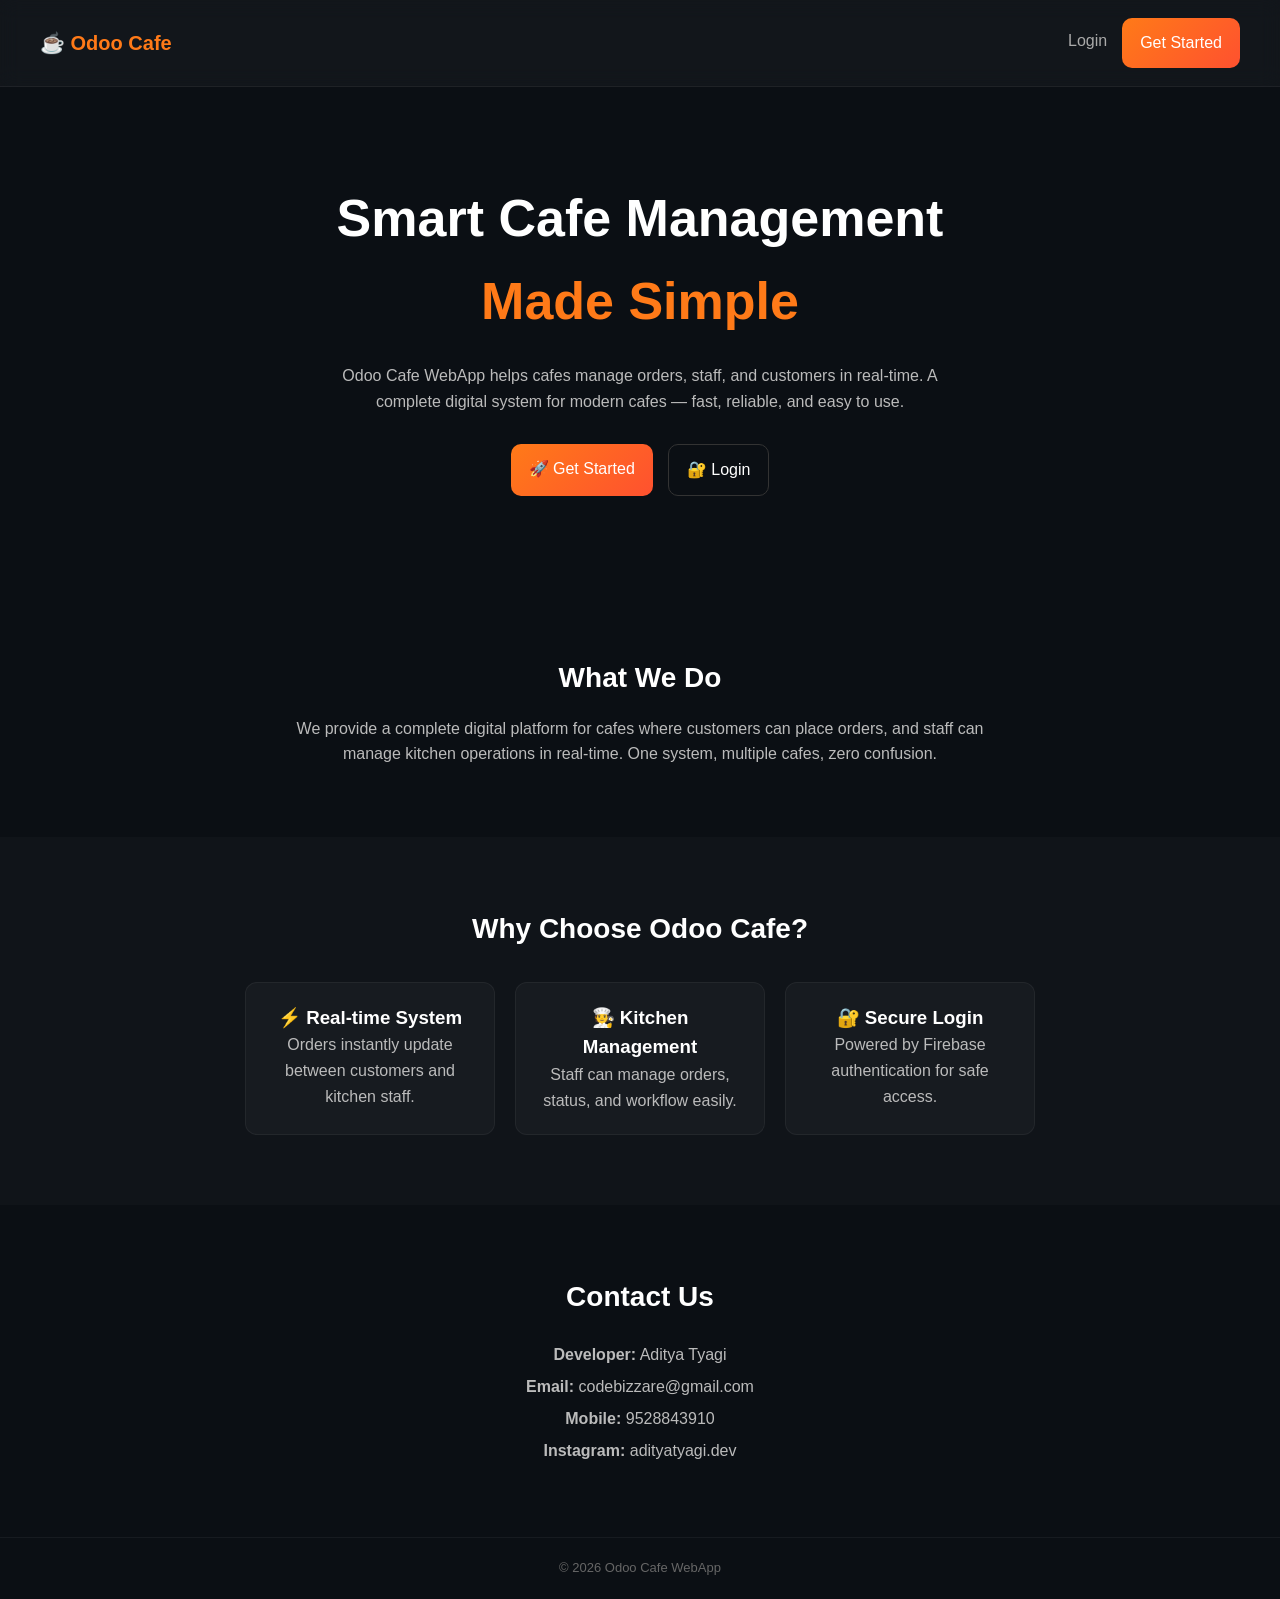
<file: index.html>
<!DOCTYPE html>
<html lang="en">
<head>
  <meta charset="UTF-8" />
  <meta name="viewport" content="width=device-width, initial-scale=1.0"/>
  <title>Odoo Cafe WebApp</title>

  <link rel="stylesheet" href="landing.css">
</head>

<body>

  <!-- NAVBAR -->
  <header class="navbar">
    <div class="logo">☕ Odoo Cafe</div>

    <div class="nav-actions">
      <a href="login.html" class="link">Login</a>
      <a href="login.html" class="btn primary">Get Started</a>
    </div>
  </header>

  <!-- HERO -->
  <main class="hero">

    <div class="hero-text">

      <h1>
        Smart Cafe Management <span>Made Simple</span>
      </h1>

      <p class="subtitle">
        Odoo Cafe WebApp helps cafes manage orders, staff, and customers in real-time.
        A complete digital system for modern cafes — fast, reliable, and easy to use.
      </p>

      <div class="cta">
        <a href="login.html" class="btn primary">🚀 Get Started</a>
        <a href="login.html" class="btn ghost">🔐 Login</a>
      </div>

      <!-- <div class="trust">
        🔒 Secure Authentication • ⚡ Real-time Order System • ☕ Built for Modern Cafes
      </div> -->

    </div>

  </main>

  <!-- ABOUT -->
  <section class="section">
    <h2>What We Do</h2>
    <p>
      We provide a complete digital platform for cafes where customers can place orders,
      and staff can manage kitchen operations in real-time. One system, multiple cafes,
      zero confusion.
    </p>
  </section>

  <!-- FEATURES -->
  <section class="section dark">
    <h2>Why Choose Odoo Cafe?</h2>

    <div class="grid">
      <div class="card">
        <h3>⚡ Real-time System</h3>
        <p>Orders instantly update between customers and kitchen staff.</p>
      </div>

      <div class="card">
        <h3>🧑‍🍳 Kitchen Management</h3>
        <p>Staff can manage orders, status, and workflow easily.</p>
      </div>

      <div class="card">
        <h3>🔐 Secure Login</h3>
        <p>Powered by Firebase authentication for safe access.</p>
      </div>
    </div>
  </section>

  <!-- CONTACT -->
  <section class="section">
    <h2>Contact Us</h2>

    <div class="contact">
      <p><b>Developer:</b> Aditya Tyagi</p>
      <p><b>Email:</b> codebizzare@gmail.com</p>
      <p><b>Mobile:</b> 9528843910</p>
      <p><b>Instagram:</b> adityatyagi.dev</p>
    </div>
  </section>

  <!-- FOOTER -->
  <footer>
    <p>© 2026 Odoo Cafe WebApp</p>
  </footer>

</body>
</html>
</file>
<file: landing.css>
/* ===== GLOBAL ===== */
* {
  margin: 0;
  padding: 0;
  box-sizing: border-box;
  font-family: "Segoe UI", sans-serif;
}

body {
  background: #0b0f14;
  color: #fff;
  line-height: 1.6;
}

/* ===== NAVBAR ===== */
.navbar {
  display: flex;
  justify-content: space-between;
  align-items: center;
  padding: 18px 40px;
  background: rgba(255,255,255,0.03);
  backdrop-filter: blur(10px);
  border-bottom: 1px solid rgba(255,255,255,0.05);
}

.logo {
  font-size: 20px;
  font-weight: bold;
  color: #ff7a18;
}

.nav-actions {
  display: flex;
  gap: 15px;
}

.link {
  color: #aaa;
  text-decoration: none;
  margin-top: 10px;
}

.link:hover {
  color: #fff;
}

/* ===== HERO ===== */
.hero {
  text-align: center;
  padding: 90px 20px;
}

.hero-text {
  max-width: 750px;
  margin: auto;
}

.hero h1 {
  font-size: 52px;
  margin-bottom: 20px;
}

.hero h1 span {
  color: #ff7a18;
}

.subtitle {
  color: #bbb;
  font-size: 16px;
  max-width: 650px;
  margin: auto;
}

/* ===== BUTTONS ===== */
.cta {
  margin-top: 30px;
  display: flex;
  justify-content: center;
  gap: 15px;
}

.btn {
  padding: 12px 18px;
  border-radius: 10px;
  text-decoration: none;
  font-weight: 500;
  transition: 0.3s;
}

/* ORANGE PRIMARY (better than yellow) */
.primary {
  background: linear-gradient(135deg, #ff7a18, #ff512f);
  color: #fff;
}

.primary:hover {
  transform: translateY(-2px);
}

/* DARK SECONDARY */
.ghost {
  border: 1px solid #333;
  color: #fff;
}

.ghost:hover {
  background: rgba(255,255,255,0.05);
}

.trust {
  margin-top: 25px;
  font-size: 13px;
  color: #888;
}

/* ===== SECTIONS ===== */
.section {
  padding: 70px 20px;
  text-align: center;
}

.section.dark {
  background: rgba(255,255,255,0.02);
}

.section h2 {
  font-size: 28px;
  margin-bottom: 15px;
}

.section p {
  max-width: 700px;
  margin: auto;
  color: #bbb;
}

/* ===== FEATURES GRID ===== */
.grid {
  display: flex;
  justify-content: center;
  gap: 20px;
  margin-top: 30px;
  flex-wrap: wrap;
}

.card {
  width: 250px;
  padding: 20px;
  background: rgba(255,255,255,0.03);
  border: 1px solid rgba(255,255,255,0.05);
  border-radius: 12px;
}

/* ===== CONTACT ===== */
.contact {
  margin-top: 20px;
  color: #bbb;
  line-height: 2;
}

/* ===== FOOTER ===== */
footer {
  text-align: center;
  padding: 20px;
  border-top: 1px solid rgba(255,255,255,0.05);
  color: #666;
  font-size: 13px;
}
</file>
